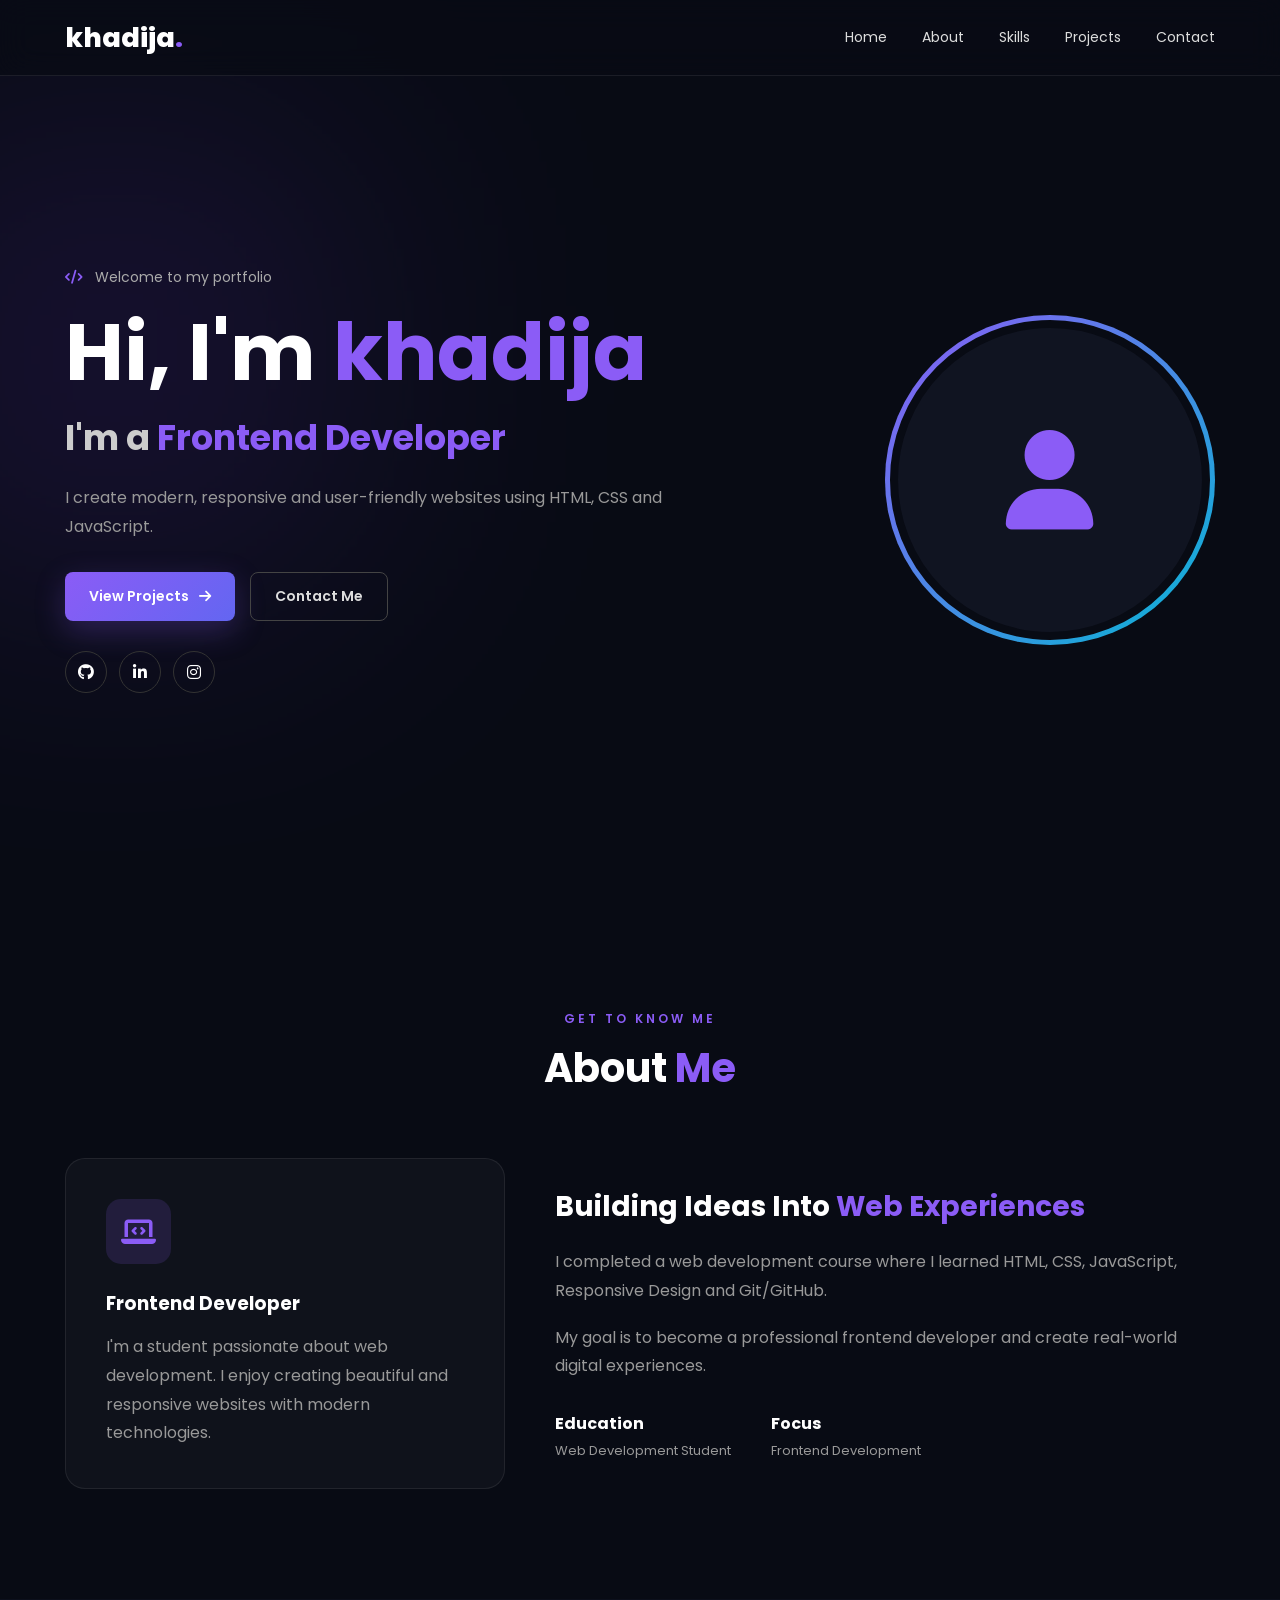
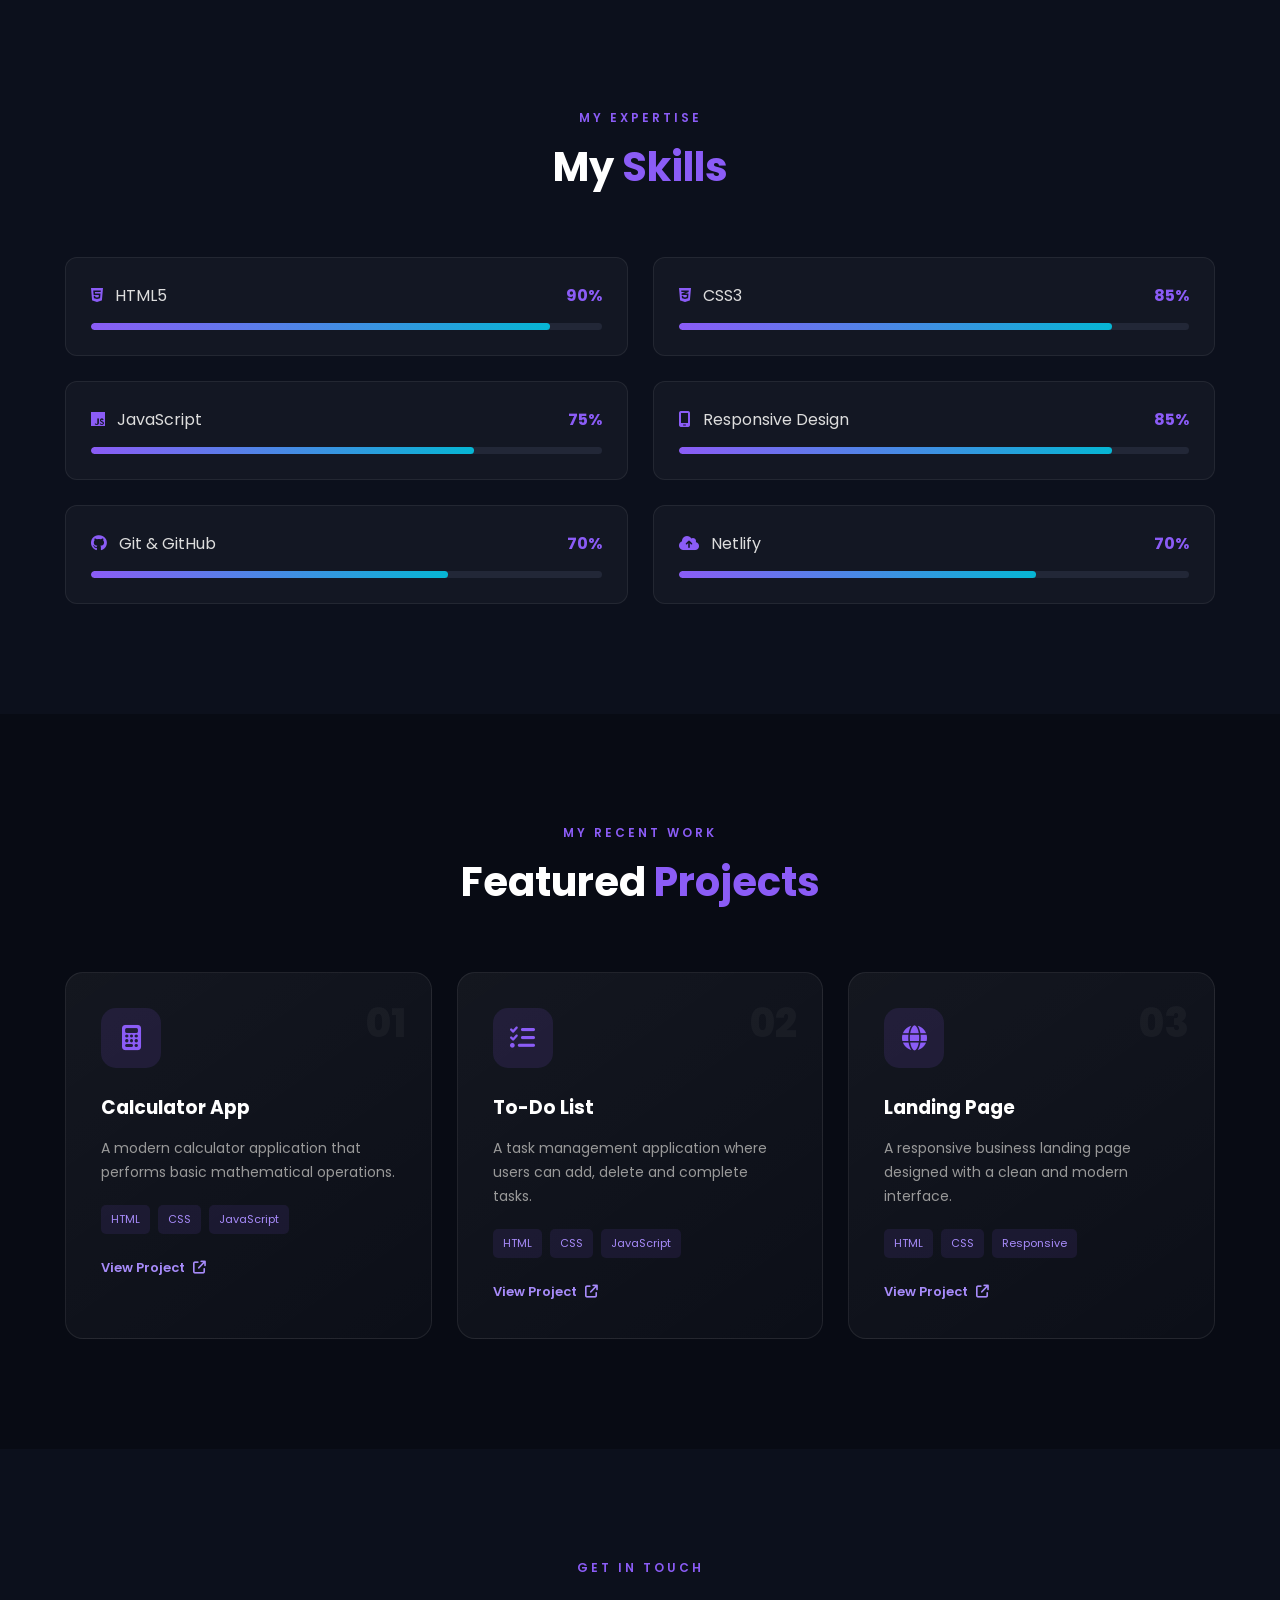
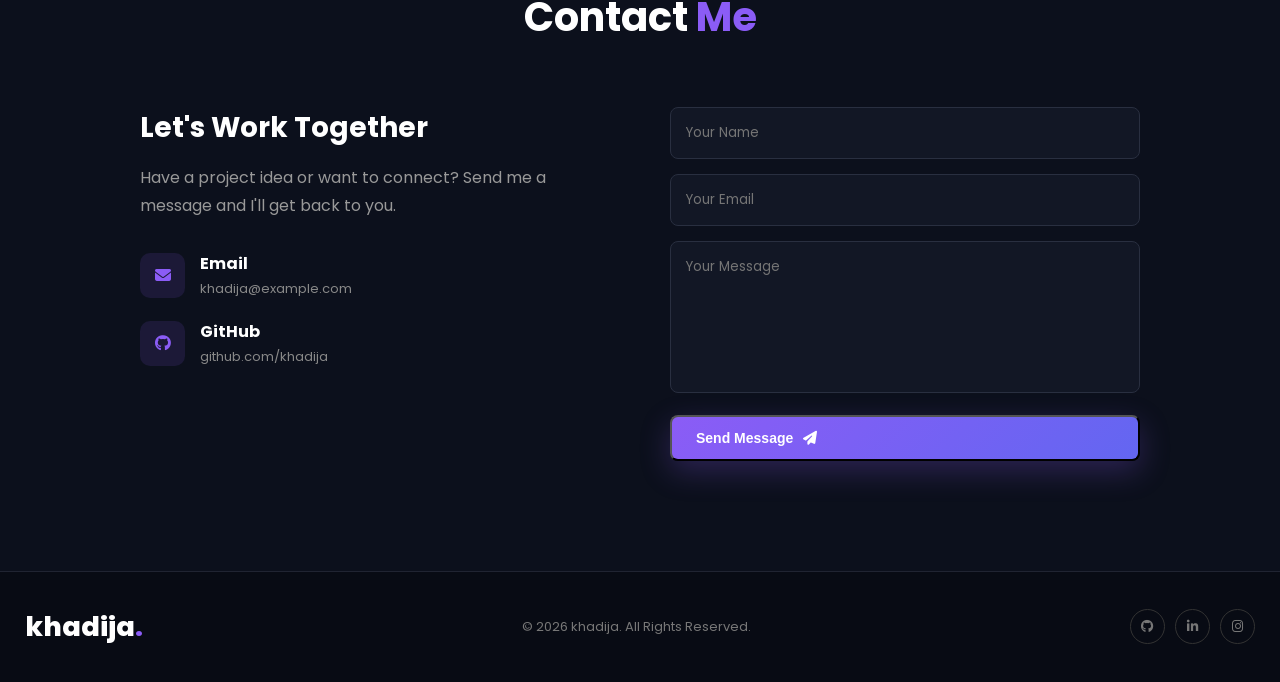
<file: index.html>
<!DOCTYPE html>
<html lang="en">
<head>
    <meta charset="UTF-8">
    <meta name="viewport" content="width=device-width, initial-scale=1.0">

    <title>Iqra | Frontend Developer</title>

    <!-- Google Font -->
    <link rel="preconnect" href="https://fonts.googleapis.com">
    <link rel="preconnect" href="https://fonts.gstatic.com" crossorigin>
    <link href="https://fonts.googleapis.com/css2?family=Poppins:wght@300;400;500;600;700;800&display=swap" rel="stylesheet">

    <!-- Icons -->
    <link rel="stylesheet"
          href="https://cdnjs.cloudflare.com/ajax/libs/font-awesome/6.5.2/css/all.min.css">

    <!-- CSS -->
    <link rel="stylesheet" href="style.css">
</head>

<body>

<!-- ===== NAVBAR ===== -->
<header>
    <nav class="navbar">

        <div class="logo">
            khadija<span>.</span>
        </div>

        <div class="nav-links" id="navLinks">
            <a href="#home">Home</a>
            <a href="#about">About</a>
            <a href="#skills">Skills</a>
            <a href="#projects">Projects</a>
            <a href="#contact">Contact</a>
        </div>

        <div class="menu-btn" id="menuBtn">
            <i class="fas fa-bars"></i>
        </div>

    </nav>
</header>


<!-- ===== HOME ===== -->
<section class="hero" id="home">

    <div class="hero-content reveal">

        <p class="small-title">
            <i class="fas fa-code"></i>
            Welcome to my portfolio
        </p>

        <h1>
            Hi, I'm <span>khadija</span>
        </h1>

        <h2>
            I'm a <span id="typing"></span>
        </h2>

        <p class="hero-text">
            I create modern, responsive and user-friendly websites
            using HTML, CSS and JavaScript.
        </p>

        <div class="hero-buttons">

            <a href="#projects" class="btn primary-btn">
                View Projects
                <i class="fas fa-arrow-right"></i>
            </a>

            <a href="#contact" class="btn secondary-btn">
                Contact Me
            </a>

        </div>

        <div class="social-icons">

            <a href="#" target="_blank">
                <i class="fab fa-github"></i>
            </a>

            <a href="#" target="_blank">
                <i class="fab fa-linkedin-in"></i>
            </a>

            <a href="#" target="_blank">
                <i class="fab fa-instagram"></i>
            </a>

        </div>

    </div>


    <!-- Animated Profile Circle -->
    <div class="hero-image reveal">

        <div class="glow-circle">
            <div class="profile-circle">
                <i class="fas fa-user"></i>
            </div>
        </div>

    </div>

</section>


<!-- ===== ABOUT ===== -->
<section class="section" id="about">

    <div class="section-title reveal">
        <p>GET TO KNOW ME</p>
        <h2>About <span>Me</span></h2>
    </div>

    <div class="about-container">

        <div class="about-card reveal">

            <div class="about-icon">
                <i class="fas fa-laptop-code"></i>
            </div>

            <h3>Frontend Developer</h3>

            <p>
                I'm a student passionate about web development.
                I enjoy creating beautiful and responsive websites
                with modern technologies.
            </p>

        </div>


        <div class="about-text reveal">

            <h3>Building Ideas Into <span>Web Experiences</span></h3>

            <p>
                I completed a web development course where I learned
                HTML, CSS, JavaScript, Responsive Design and Git/GitHub.
            </p>

            <p>
                My goal is to become a professional frontend developer
                and create real-world digital experiences.
            </p>

            <div class="about-info">

                <div>
                    <strong>Education</strong>
                    <span>Web Development Student</span>
                </div>

                <div>
                    <strong>Focus</strong>
                    <span>Frontend Development</span>
                </div>

            </div>

        </div>

    </div>

</section>


<!-- ===== SKILLS ===== -->
<section class="section skills-section" id="skills">

    <div class="section-title reveal">
        <p>MY EXPERTISE</p>
        <h2>My <span>Skills</span></h2>
    </div>

    <div class="skills-container">

        <div class="skill-card reveal">

            <div class="skill-header">
                <span>
                    <i class="fab fa-html5"></i>
                    HTML5
                </span>
                <b>90%</b>
            </div>

            <div class="progress">
                <div class="progress-bar" data-width="90%"></div>
            </div>

        </div>


        <div class="skill-card reveal">

            <div class="skill-header">
                <span>
                    <i class="fab fa-css3-alt"></i>
                    CSS3
                </span>
                <b>85%</b>
            </div>

            <div class="progress">
                <div class="progress-bar" data-width="85%"></div>
            </div>

        </div>


        <div class="skill-card reveal">

            <div class="skill-header">
                <span>
                    <i class="fab fa-js"></i>
                    JavaScript
                </span>
                <b>75%</b>
            </div>

            <div class="progress">
                <div class="progress-bar" data-width="75%"></div>
            </div>

        </div>


        <div class="skill-card reveal">

            <div class="skill-header">
                <span>
                    <i class="fas fa-mobile-screen"></i>
                    Responsive Design
                </span>
                <b>85%</b>
            </div>

            <div class="progress">
                <div class="progress-bar" data-width="85%"></div>
            </div>

        </div>


        <div class="skill-card reveal">

            <div class="skill-header">
                <span>
                    <i class="fab fa-github"></i>
                    Git & GitHub
                </span>
                <b>70%</b>
            </div>

            <div class="progress">
                <div class="progress-bar" data-width="70%"></div>
            </div>

        </div>


        <div class="skill-card reveal">

            <div class="skill-header">
                <span>
                    <i class="fas fa-cloud-arrow-up"></i>
                    Netlify
                </span>
                <b>70%</b>
            </div>

            <div class="progress">
                <div class="progress-bar" data-width="70%"></div>
            </div>

        </div>

    </div>

</section>


<!-- ===== PROJECTS ===== -->
<section class="section" id="projects">

    <div class="section-title reveal">
        <p>MY RECENT WORK</p>
        <h2>Featured <span>Projects</span></h2>
    </div>


    <div class="projects-container">

        <!-- Project 1 -->
        <div class="project-card reveal">

            <div class="project-number">
                01
            </div>

            <div class="project-icon">
                <i class="fas fa-calculator"></i>
            </div>

            <h3>Calculator App</h3>

            <p>
                A modern calculator application that performs
                basic mathematical operations.
            </p>

            <div class="tags">
                <span>HTML</span>
                <span>CSS</span>
                <span>JavaScript</span>
            </div>

            <a href="#" class="project-link">
                View Project
                <i class="fas fa-arrow-up-right-from-square"></i>
            </a>

        </div>


        <!-- Project 2 -->
        <div class="project-card reveal">

            <div class="project-number">
                02
            </div>

            <div class="project-icon">
                <i class="fas fa-list-check"></i>
            </div>

            <h3>To-Do List</h3>

            <p>
                A task management application where users can
                add, delete and complete tasks.
            </p>

            <div class="tags">
                <span>HTML</span>
                <span>CSS</span>
                <span>JavaScript</span>
            </div>

            <a href="#" class="project-link">
                View Project
                <i class="fas fa-arrow-up-right-from-square"></i>
            </a>

        </div>


        <!-- Project 3 -->
        <div class="project-card reveal">

            <div class="project-number">
                03
            </div>

            <div class="project-icon">
                <i class="fas fa-globe"></i>
            </div>

            <h3>Landing Page</h3>

            <p>
                A responsive business landing page designed
                with a clean and modern interface.
            </p>

            <div class="tags">
                <span>HTML</span>
                <span>CSS</span>
                <span>Responsive</span>
            </div>

            <a href="#" class="project-link">
                View Project
                <i class="fas fa-arrow-up-right-from-square"></i>
            </a>

        </div>

    </div>

</section>


<!-- ===== CONTACT ===== -->
<section class="section contact-section" id="contact">

    <div class="section-title reveal">
        <p>GET IN TOUCH</p>
        <h2>Contact <span>Me</span></h2>
    </div>


    <div class="contact-container">

        <div class="contact-info reveal">

            <h3>Let's Work Together</h3>

            <p>
                Have a project idea or want to connect?
                Send me a message and I'll get back to you.
            </p>

            <div class="contact-item">
                <i class="fas fa-envelope"></i>
                <div>
                    <strong>Email</strong>
                    <span>khadija@example.com</span>
                </div>
            </div>

            <div class="contact-item">
                <i class="fab fa-github"></i>
                <div>
                    <strong>GitHub</strong>
                    <span>github.com/khadija</span>
                </div>
            </div>

        </div>


        <form class="contact-form reveal" id="contactForm">

            <div class="input-group">
                <input type="text" id="name" placeholder="Your Name">
            </div>

            <div class="input-group">
                <input type="email" id="email" placeholder="Your Email">
            </div>

            <div class="input-group">
                <textarea id="message" rows="6"
                          placeholder="Your Message"></textarea>
            </div>

            <button type="submit" class="btn primary-btn">
                Send Message
                <i class="fas fa-paper-plane"></i>
            </button>

        </form>

    </div>

</section>


<!-- ===== FOOTER ===== -->
<footer>

    <div class="logo">
        khadija<span>.</span>
    </div>

    <p>
        © 2026 khadija. All Rights Reserved.
    </p>

    <div class="footer-social">

        <a href="#">
            <i class="fab fa-github"></i>
        </a>

        <a href="#">
            <i class="fab fa-linkedin-in"></i>
        </a>

        <a href="#">
            <i class="fab fa-instagram"></i>
        </a>

    </div>

</footer>


<!-- ===== BACK TO TOP ===== -->
<button id="topBtn">
    <i class="fas fa-arrow-up"></i>
</button>


<!-- JavaScript -->
<script src="script.js"></script>
</body>
</html>
</file>
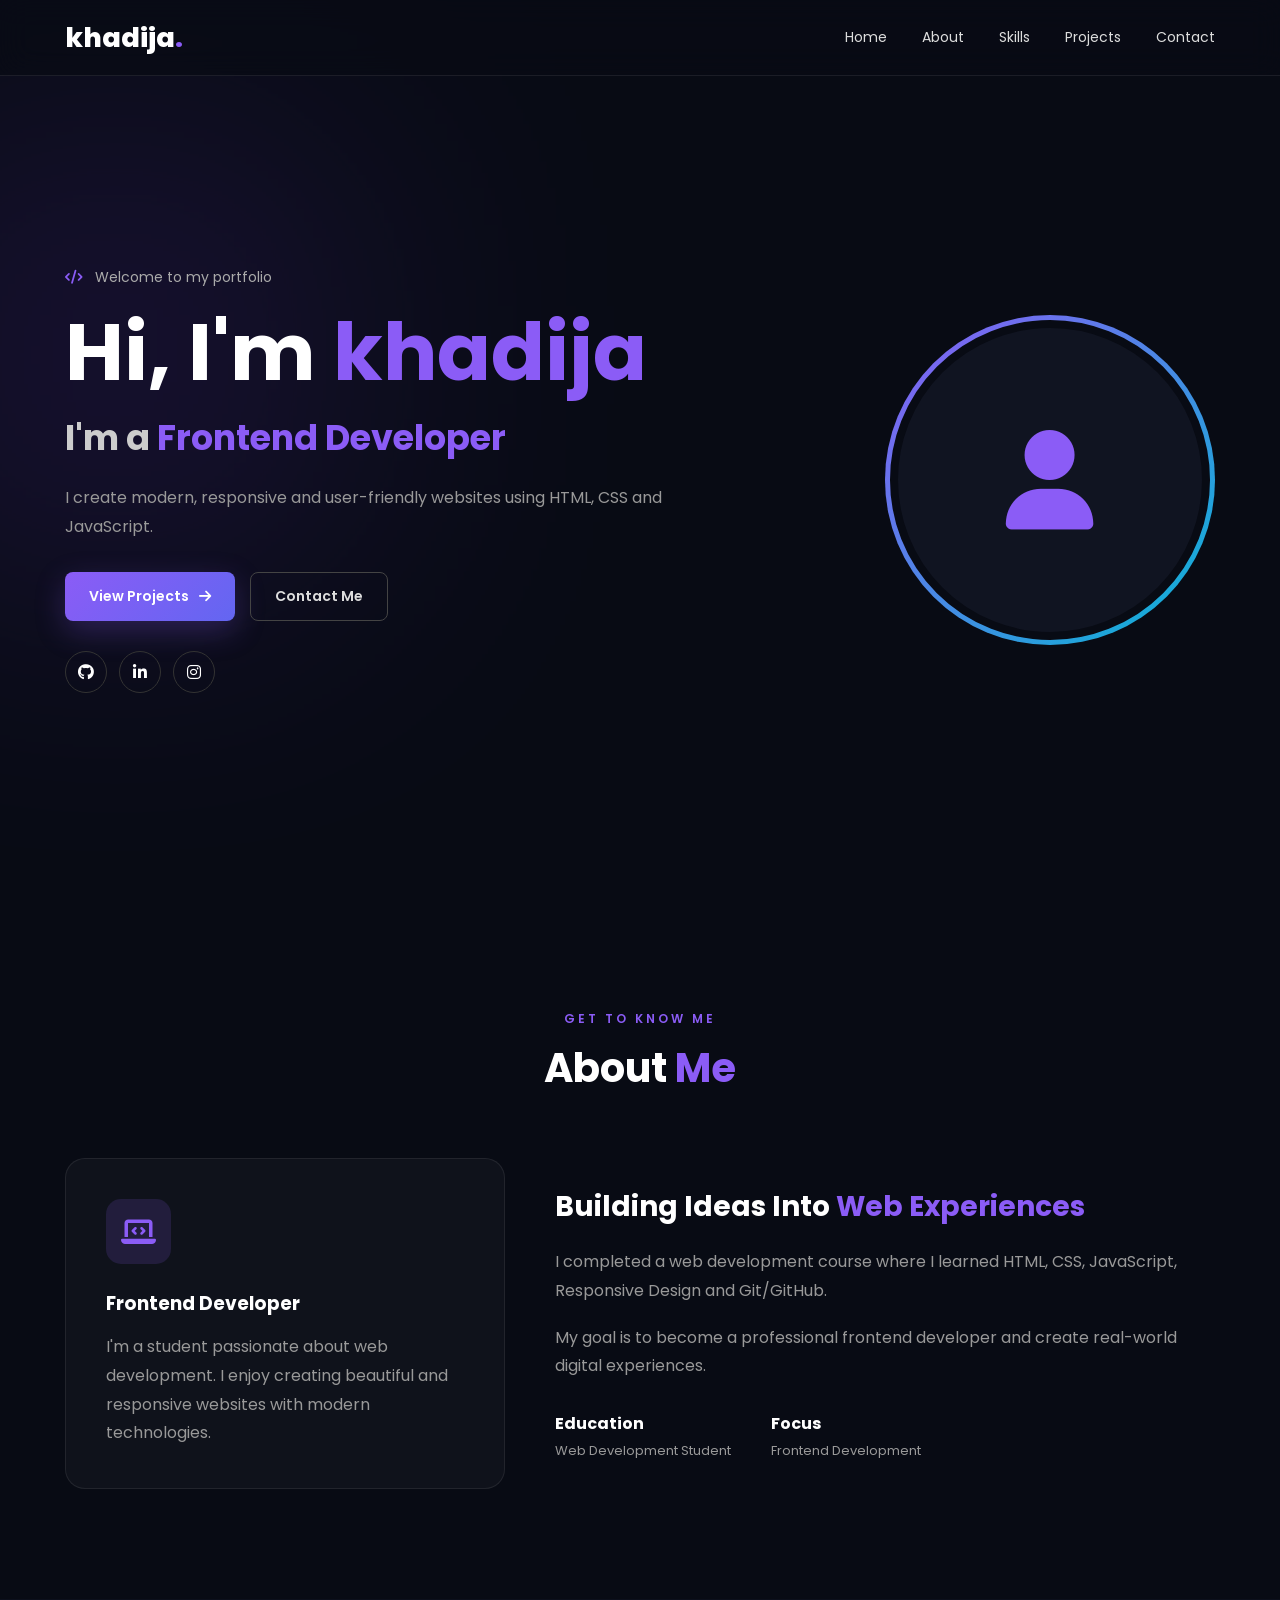
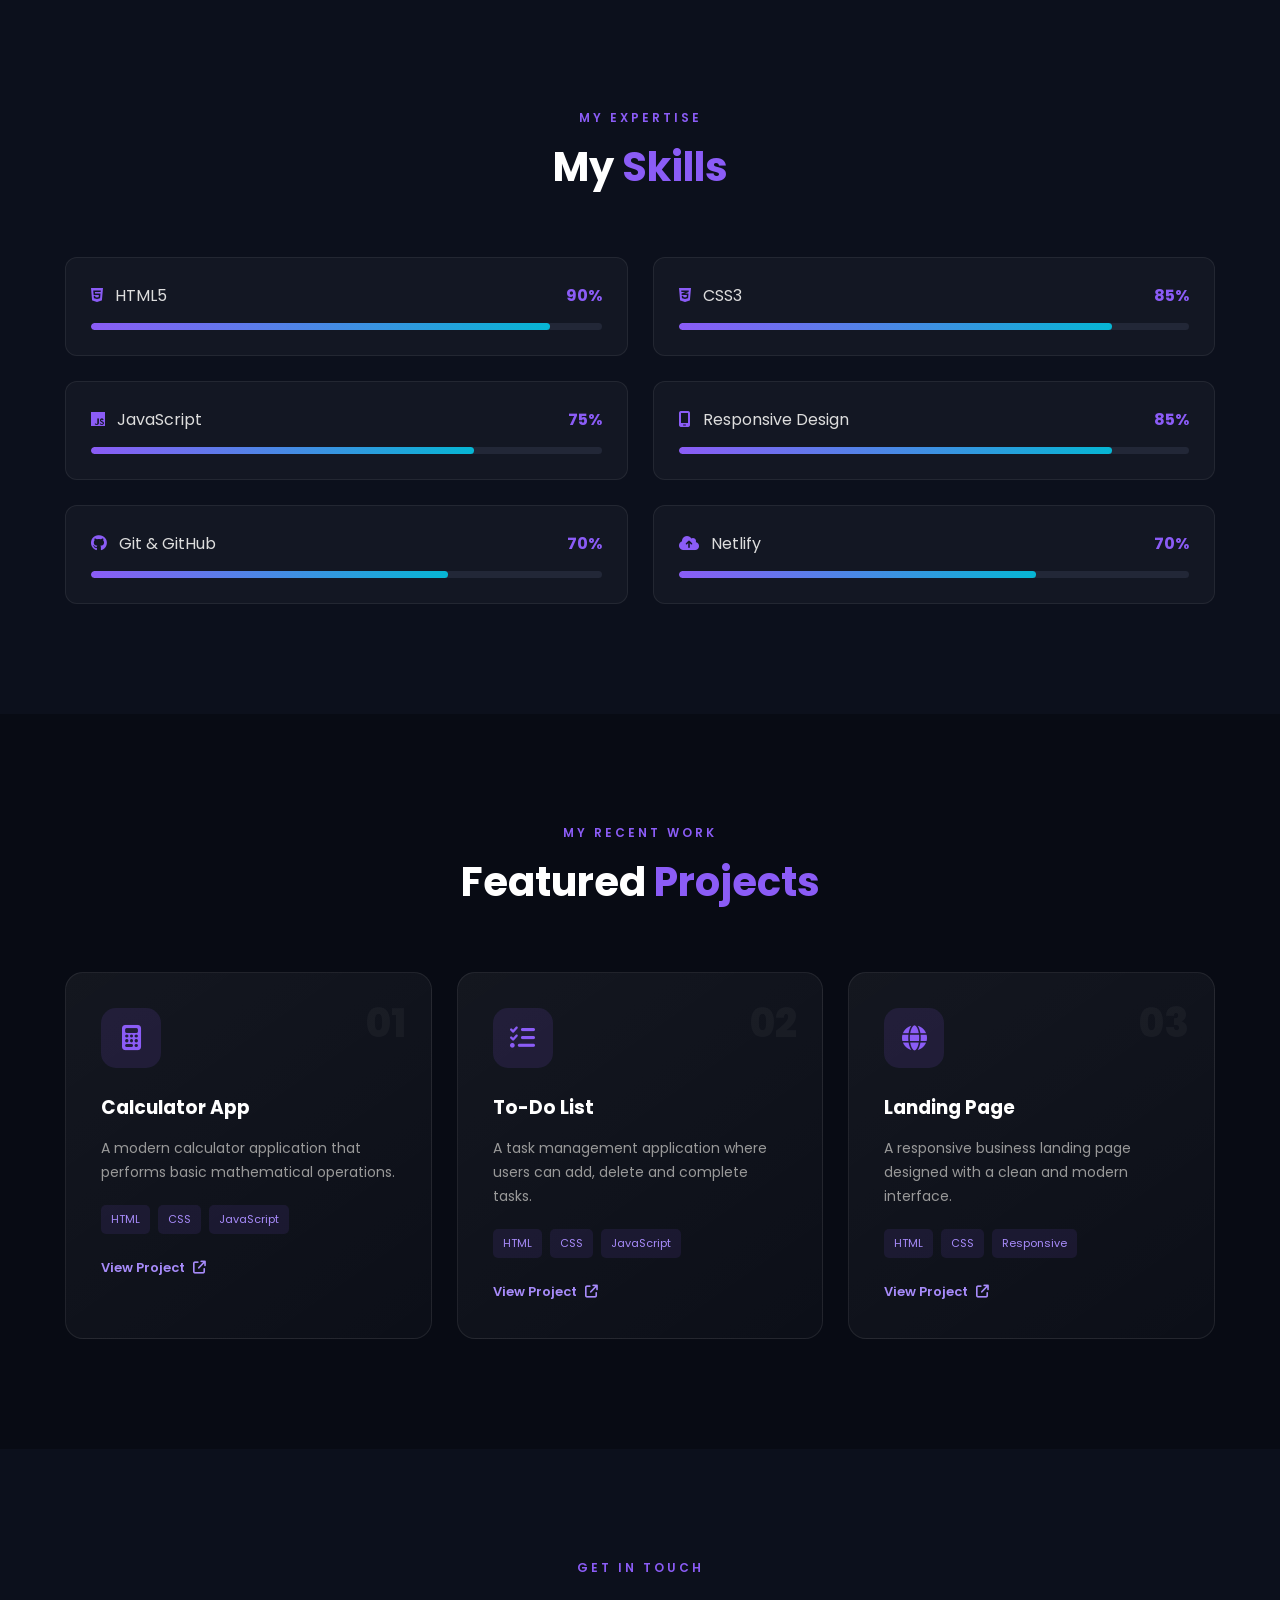
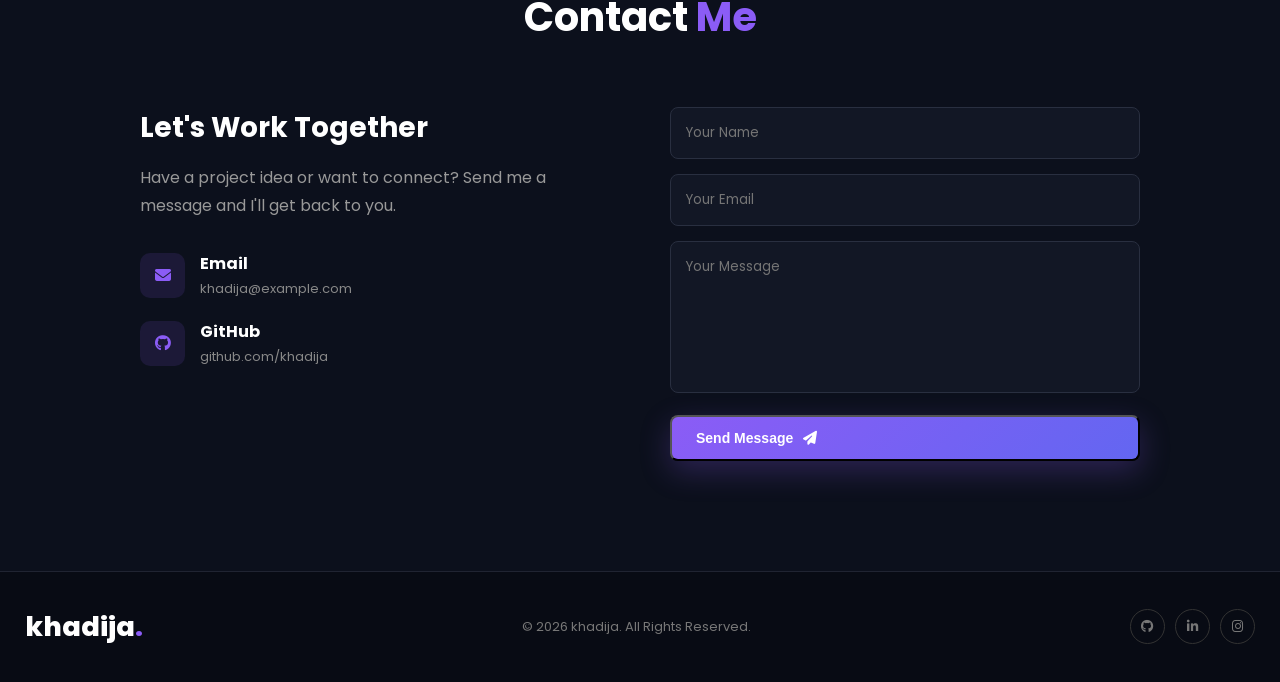
<file: style.html>
<!DOCTYPE html>
<html lang="en">
<head>
    <meta charset="UTF-8">
    <meta name="viewport" content="width=device-width, initial-scale=1.0">

    <title>Iqra | Frontend Developer</title>

    <!-- Google Font -->
    <link rel="preconnect" href="https://fonts.googleapis.com">
    <link rel="preconnect" href="https://fonts.gstatic.com" crossorigin>
    <link href="https://fonts.googleapis.com/css2?family=Poppins:wght@300;400;500;600;700;800&display=swap" rel="stylesheet">

    <!-- Icons -->
    <link rel="stylesheet"
          href="https://cdnjs.cloudflare.com/ajax/libs/font-awesome/6.5.2/css/all.min.css">

    <!-- CSS -->
    <link rel="stylesheet" href="style.css">
</head>

<body>

<!-- ===== NAVBAR ===== -->
<header>
    <nav class="navbar">

        <div class="logo">
            khadija<span>.</span>
        </div>

        <div class="nav-links" id="navLinks">
            <a href="#home">Home</a>
            <a href="#about">About</a>
            <a href="#skills">Skills</a>
            <a href="#projects">Projects</a>
            <a href="#contact">Contact</a>
        </div>

        <div class="menu-btn" id="menuBtn">
            <i class="fas fa-bars"></i>
        </div>

    </nav>
</header>


<!-- ===== HOME ===== -->
<section class="hero" id="home">

    <div class="hero-content reveal">

        <p class="small-title">
            <i class="fas fa-code"></i>
            Welcome to my portfolio
        </p>

        <h1>
            Hi, I'm <span>khadija</span>
        </h1>

        <h2>
            I'm a <span id="typing"></span>
        </h2>

        <p class="hero-text">
            I create modern, responsive and user-friendly websites
            using HTML, CSS and JavaScript.
        </p>

        <div class="hero-buttons">

            <a href="#projects" class="btn primary-btn">
                View Projects
                <i class="fas fa-arrow-right"></i>
            </a>

            <a href="#contact" class="btn secondary-btn">
                Contact Me
            </a>

        </div>

        <div class="social-icons">

            <a href="#" target="_blank">
                <i class="fab fa-github"></i>
            </a>

            <a href="#" target="_blank">
                <i class="fab fa-linkedin-in"></i>
            </a>

            <a href="#" target="_blank">
                <i class="fab fa-instagram"></i>
            </a>

        </div>

    </div>


    <!-- Animated Profile Circle -->
    <div class="hero-image reveal">

        <div class="glow-circle">
            <div class="profile-circle">
                <i class="fas fa-user"></i>
            </div>
        </div>

    </div>

</section>


<!-- ===== ABOUT ===== -->
<section class="section" id="about">

    <div class="section-title reveal">
        <p>GET TO KNOW ME</p>
        <h2>About <span>Me</span></h2>
    </div>

    <div class="about-container">

        <div class="about-card reveal">

            <div class="about-icon">
                <i class="fas fa-laptop-code"></i>
            </div>

            <h3>Frontend Developer</h3>

            <p>
                I'm a student passionate about web development.
                I enjoy creating beautiful and responsive websites
                with modern technologies.
            </p>

        </div>


        <div class="about-text reveal">

            <h3>Building Ideas Into <span>Web Experiences</span></h3>

            <p>
                I completed a web development course where I learned
                HTML, CSS, JavaScript, Responsive Design and Git/GitHub.
            </p>

            <p>
                My goal is to become a professional frontend developer
                and create real-world digital experiences.
            </p>

            <div class="about-info">

                <div>
                    <strong>Education</strong>
                    <span>Web Development Student</span>
                </div>

                <div>
                    <strong>Focus</strong>
                    <span>Frontend Development</span>
                </div>

            </div>

        </div>

    </div>

</section>


<!-- ===== SKILLS ===== -->
<section class="section skills-section" id="skills">

    <div class="section-title reveal">
        <p>MY EXPERTISE</p>
        <h2>My <span>Skills</span></h2>
    </div>

    <div class="skills-container">

        <div class="skill-card reveal">

            <div class="skill-header">
                <span>
                    <i class="fab fa-html5"></i>
                    HTML5
                </span>
                <b>90%</b>
            </div>

            <div class="progress">
                <div class="progress-bar" data-width="90%"></div>
            </div>

        </div>


        <div class="skill-card reveal">

            <div class="skill-header">
                <span>
                    <i class="fab fa-css3-alt"></i>
                    CSS3
                </span>
                <b>85%</b>
            </div>

            <div class="progress">
                <div class="progress-bar" data-width="85%"></div>
            </div>

        </div>


        <div class="skill-card reveal">

            <div class="skill-header">
                <span>
                    <i class="fab fa-js"></i>
                    JavaScript
                </span>
                <b>75%</b>
            </div>

            <div class="progress">
                <div class="progress-bar" data-width="75%"></div>
            </div>

        </div>


        <div class="skill-card reveal">

            <div class="skill-header">
                <span>
                    <i class="fas fa-mobile-screen"></i>
                    Responsive Design
                </span>
                <b>85%</b>
            </div>

            <div class="progress">
                <div class="progress-bar" data-width="85%"></div>
            </div>

        </div>


        <div class="skill-card reveal">

            <div class="skill-header">
                <span>
                    <i class="fab fa-github"></i>
                    Git & GitHub
                </span>
                <b>70%</b>
            </div>

            <div class="progress">
                <div class="progress-bar" data-width="70%"></div>
            </div>

        </div>


        <div class="skill-card reveal">

            <div class="skill-header">
                <span>
                    <i class="fas fa-cloud-arrow-up"></i>
                    Netlify
                </span>
                <b>70%</b>
            </div>

            <div class="progress">
                <div class="progress-bar" data-width="70%"></div>
            </div>

        </div>

    </div>

</section>


<!-- ===== PROJECTS ===== -->
<section class="section" id="projects">

    <div class="section-title reveal">
        <p>MY RECENT WORK</p>
        <h2>Featured <span>Projects</span></h2>
    </div>


    <div class="projects-container">

        <!-- Project 1 -->
        <div class="project-card reveal">

            <div class="project-number">
                01
            </div>

            <div class="project-icon">
                <i class="fas fa-calculator"></i>
            </div>

            <h3>Calculator App</h3>

            <p>
                A modern calculator application that performs
                basic mathematical operations.
            </p>

            <div class="tags">
                <span>HTML</span>
                <span>CSS</span>
                <span>JavaScript</span>
            </div>

            <a href="#" class="project-link">
                View Project
                <i class="fas fa-arrow-up-right-from-square"></i>
            </a>

        </div>


        <!-- Project 2 -->
        <div class="project-card reveal">

            <div class="project-number">
                02
            </div>

            <div class="project-icon">
                <i class="fas fa-list-check"></i>
            </div>

            <h3>To-Do List</h3>

            <p>
                A task management application where users can
                add, delete and complete tasks.
            </p>

            <div class="tags">
                <span>HTML</span>
                <span>CSS</span>
                <span>JavaScript</span>
            </div>

            <a href="#" class="project-link">
                View Project
                <i class="fas fa-arrow-up-right-from-square"></i>
            </a>

        </div>


        <!-- Project 3 -->
        <div class="project-card reveal">

            <div class="project-number">
                03
            </div>

            <div class="project-icon">
                <i class="fas fa-globe"></i>
            </div>

            <h3>Landing Page</h3>

            <p>
                A responsive business landing page designed
                with a clean and modern interface.
            </p>

            <div class="tags">
                <span>HTML</span>
                <span>CSS</span>
                <span>Responsive</span>
            </div>

            <a href="#" class="project-link">
                View Project
                <i class="fas fa-arrow-up-right-from-square"></i>
            </a>

        </div>

    </div>

</section>


<!-- ===== CONTACT ===== -->
<section class="section contact-section" id="contact">

    <div class="section-title reveal">
        <p>GET IN TOUCH</p>
        <h2>Contact <span>Me</span></h2>
    </div>


    <div class="contact-container">

        <div class="contact-info reveal">

            <h3>Let's Work Together</h3>

            <p>
                Have a project idea or want to connect?
                Send me a message and I'll get back to you.
            </p>

            <div class="contact-item">
                <i class="fas fa-envelope"></i>
                <div>
                    <strong>Email</strong>
                    <span>khadija@example.com</span>
                </div>
            </div>

            <div class="contact-item">
                <i class="fab fa-github"></i>
                <div>
                    <strong>GitHub</strong>
                    <span>github.com/khadija</span>
                </div>
            </div>

        </div>


        <form class="contact-form reveal" id="contactForm">

            <div class="input-group">
                <input type="text" id="name" placeholder="Your Name">
            </div>

            <div class="input-group">
                <input type="email" id="email" placeholder="Your Email">
            </div>

            <div class="input-group">
                <textarea id="message" rows="6"
                          placeholder="Your Message"></textarea>
            </div>

            <button type="submit" class="btn primary-btn">
                Send Message
                <i class="fas fa-paper-plane"></i>
            </button>

        </form>

    </div>

</section>


<!-- ===== FOOTER ===== -->
<footer>

    <div class="logo">
        khadija<span>.</span>
    </div>

    <p>
        © 2026 khadija. All Rights Reserved.
    </p>

    <div class="footer-social">

        <a href="#">
            <i class="fab fa-github"></i>
        </a>

        <a href="#">
            <i class="fab fa-linkedin-in"></i>
        </a>

        <a href="#">
            <i class="fab fa-instagram"></i>
        </a>

    </div>

</footer>


<!-- ===== BACK TO TOP ===== -->
<button id="topBtn">
    <i class="fas fa-arrow-up"></i>
</button>


<!-- JavaScript -->
<script src="style.js"></script>
</body>
</html>
</file>
<file: style.css>
/* =========================
   GLOBAL
========================= */

* {
    margin: 0;
    padding: 0;
    box-sizing: border-box;
}

html {
    scroll-behavior: smooth;
}

body {
    font-family: "Poppins", sans-serif;
    background: #080b14;
    color: #fff;
    overflow-x: hidden;
}

a {
    text-decoration: none;
    color: inherit;
}

span {
    color: #8b5cf6;
}


/* =========================
   NAVBAR
========================= */

header {
    position: fixed;
    width: 100%;
    top: 0;
    z-index: 1000;
    background: rgba(8, 11, 20, 0.75);
    backdrop-filter: blur(15px);
    border-bottom: 1px solid rgba(255,255,255,0.08);
}

.navbar {
    max-width: 1200px;
    margin: auto;
    height: 75px;
    padding: 0 25px;

    display: flex;
    align-items: center;
    justify-content: space-between;
}

.logo {
    font-size: 27px;
    font-weight: 800;
    color: white;
}

.logo span {
    color: #8b5cf6;
}

.nav-links {
    display: flex;
    gap: 35px;
}

.nav-links a {
    color: #ddd;
    font-size: 14px;
    transition: 0.3s;
    position: relative;
}

.nav-links a:hover {
    color: #8b5cf6;
}

.nav-links a::after {
    content: "";
    position: absolute;
    width: 0;
    height: 2px;
    left: 0;
    bottom: -7px;
    background: #8b5cf6;
    transition: 0.3s;
}

.nav-links a:hover::after {
    width: 100%;
}

.menu-btn {
    display: none;
    font-size: 25px;
    cursor: pointer;
}


/* =========================
   HERO
========================= */

.hero {
    min-height: 100vh;
    max-width: 1200px;
    margin: auto;

    padding: 140px 25px 80px;

    display: flex;
    align-items: center;
    justify-content: space-between;
    gap: 50px;

    position: relative;
}

.hero::before {
    content: "";
    position: absolute;
    width: 350px;
    height: 350px;
    background: #7c3aed;
    filter: blur(150px);
    opacity: 0.25;
    top: 20%;
    left: -100px;
    z-index: -1;
}

.hero-content {
    max-width: 650px;
}

.small-title {
    color: #aaa;
    font-size: 14px;
    margin-bottom: 20px;
}

.small-title i {
    color: #8b5cf6;
    margin-right: 8px;
}

.hero h1 {
    font-size: clamp(45px, 7vw, 80px);
    line-height: 1.1;
    margin-bottom: 15px;
}

.hero h2 {
    font-size: clamp(22px, 4vw, 35px);
    color: #ccc;
    margin-bottom: 20px;
}

.hero-text {
    color: #999;
    line-height: 1.8;
    max-width: 600px;
}

.hero-buttons {
    display: flex;
    gap: 15px;
    margin-top: 30px;
}

.btn {
    display: inline-flex;
    align-items: center;
    gap: 10px;

    padding: 13px 24px;
    border-radius: 8px;

    font-size: 14px;
    font-weight: 600;

    transition: 0.3s;
}

.primary-btn {
    background: linear-gradient(135deg, #8b5cf6, #6366f1);
    color: white;
    box-shadow: 0 10px 30px rgba(139,92,246,0.25);
}

.primary-btn:hover {
    transform: translateY(-4px);
    box-shadow: 0 15px 35px rgba(139,92,246,0.4);
}

.secondary-btn {
    border: 1px solid #444;
    color: #ddd;
}

.secondary-btn:hover {
    border-color: #8b5cf6;
    color: #8b5cf6;
    transform: translateY(-4px);
}

.social-icons {
    display: flex;
    gap: 12px;
    margin-top: 30px;
}

.social-icons a,
.footer-social a {
    width: 42px;
    height: 42px;

    border: 1px solid #333;
    border-radius: 50%;

    display: flex;
    align-items: center;
    justify-content: center;

    transition: 0.3s;
}

.social-icons a:hover,
.footer-social a:hover {
    background: #8b5cf6;
    border-color: #8b5cf6;
    transform: translateY(-5px);
}


/* Profile */

.hero-image {
    display: flex;
    justify-content: center;
    align-items: center;
}

.glow-circle {
    width: 330px;
    height: 330px;

    border-radius: 50%;

    background: linear-gradient(
        135deg,
        #8b5cf6,
        #06b6d4
    );

    padding: 5px;

    animation: floating 4s ease-in-out infinite;
}

.profile-circle {
    width: 100%;
    height: 100%;

    border-radius: 50%;

    background: #101421;

    display: flex;
    align-items: center;
    justify-content: center;

    font-size: 100px;
    color: #8b5cf6;

    border: 8px solid #080b14;
}

@keyframes floating {
    0%,100% {
        transform: translateY(0);
    }

    50% {
        transform: translateY(-18px);
    }
}


/* =========================
   SECTIONS
========================= */

.section {
    max-width: 1200px;
    margin: auto;
    padding: 110px 25px;
}

.section-title {
    text-align: center;
    margin-bottom: 60px;
}

.section-title p {
    color: #8b5cf6;
    font-size: 12px;
    font-weight: 600;
    letter-spacing: 3px;
    margin-bottom: 10px;
}

.section-title h2 {
    font-size: 40px;
}


/* =========================
   ABOUT
========================= */

.about-container {
    display: grid;
    grid-template-columns: 1fr 1.5fr;
    gap: 50px;
    align-items: center;
}

.about-card {
    padding: 40px;

    background: rgba(255,255,255,0.03);
    border: 1px solid rgba(255,255,255,0.08);
    border-radius: 20px;

    transition: 0.4s;
}

.about-card:hover {
    transform: translateY(-8px);
    border-color: #8b5cf6;
}

.about-icon {
    width: 65px;
    height: 65px;

    background: rgba(139,92,246,0.15);
    color: #8b5cf6;

    display: flex;
    align-items: center;
    justify-content: center;

    border-radius: 15px;

    font-size: 28px;
    margin-bottom: 25px;
}

.about-card h3 {
    margin-bottom: 15px;
}

.about-card p,
.about-text p {
    color: #999;
    line-height: 1.8;
}

.about-text h3 {
    font-size: 28px;
    margin-bottom: 20px;
}

.about-text p {
    margin-bottom: 18px;
}

.about-info {
    display: flex;
    gap: 40px;
    margin-top: 30px;
}

.about-info div {
    display: flex;
    flex-direction: column;
    gap: 5px;
}

.about-info span {
    color: #999;
    font-size: 13px;
}


/* =========================
   SKILLS
========================= */

.skills-section {
    background: #0c101c;
    max-width: 100%;
    padding-left: max(25px, calc((100% - 1150px) / 2));
    padding-right: max(25px, calc((100% - 1150px) / 2));
}

.skills-container {
    display: grid;
    grid-template-columns: 1fr 1fr;
    gap: 25px;
}

.skill-card {
    background: rgba(255,255,255,0.03);
    padding: 25px;
    border: 1px solid rgba(255,255,255,0.07);
    border-radius: 12px;
}

.skill-header {
    display: flex;
    justify-content: space-between;
    margin-bottom: 15px;
}

.skill-header span {
    color: #ddd;
}

.skill-header i {
    color: #8b5cf6;
    margin-right: 8px;
}

.skill-header b {
    color: #8b5cf6;
}

.progress {
    height: 7px;
    background: #222737;
    border-radius: 20px;
    overflow: hidden;
}

.progress-bar {
    height: 100%;
    width: 0;
    background: linear-gradient(90deg, #8b5cf6, #06b6d4);
    border-radius: 20px;

    transition: width 1.5s ease;
}


/* =========================
   PROJECTS
========================= */

.projects-container {
    display: grid;
    grid-template-columns: repeat(3, 1fr);
    gap: 25px;
}

.project-card {
    position: relative;
    overflow: hidden;

    padding: 35px;

    background: linear-gradient(
        145deg,
        rgba(255,255,255,0.05),
        rgba(255,255,255,0.02)
    );

    border: 1px solid rgba(255,255,255,0.08);
    border-radius: 18px;

    transition: 0.4s;
}

.project-card:hover {
    transform: translateY(-12px);
    border-color: #8b5cf6;
    box-shadow: 0 20px 50px rgba(0,0,0,0.3);
}

.project-number {
    position: absolute;
    right: 25px;
    top: 20px;

    font-size: 40px;
    font-weight: 800;

    color: rgba(255,255,255,0.04);
}

.project-icon {
    width: 60px;
    height: 60px;

    display: flex;
    align-items: center;
    justify-content: center;

    background: rgba(139,92,246,0.12);
    color: #8b5cf6;

    border-radius: 15px;

    font-size: 25px;
    margin-bottom: 25px;
}

.project-card h3 {
    margin-bottom: 15px;
}

.project-card p {
    color: #999;
    line-height: 1.7;
    font-size: 14px;
}

.tags {
    display: flex;
    gap: 8px;
    flex-wrap: wrap;
    margin: 20px 0;
}

.tags span {
    padding: 6px 10px;
    background: rgba(139,92,246,0.1);
    border-radius: 5px;
    font-size: 11px;
    color: #a78bfa;
}

.project-link {
    color: #a78bfa;
    font-size: 13px;
    font-weight: 600;
}

.project-link i {
    margin-left: 5px;
}


/* =========================
   CONTACT
========================= */

.contact-section {
    background: #0c101c;
    max-width: 100%;
    padding-left: max(25px, calc((100% - 1150px) / 2));
    padding-right: max(25px, calc((100% - 1150px) / 2));
}

.contact-container {
    max-width: 1000px;
    margin: auto;

    display: grid;
    grid-template-columns: 1fr 1fr;
    gap: 60px;
}

.contact-info h3 {
    font-size: 28px;
    margin-bottom: 15px;
}

.contact-info > p {
    color: #999;
    line-height: 1.8;
    margin-bottom: 30px;
}

.contact-item {
    display: flex;
    align-items: center;
    gap: 15px;
    margin-bottom: 20px;
}

.contact-item > i {
    width: 45px;
    height: 45px;

    display: flex;
    align-items: center;
    justify-content: center;

    border-radius: 10px;

    background: rgba(139,92,246,0.12);
    color: #8b5cf6;
}

.contact-item div {
    display: flex;
    flex-direction: column;
    gap: 3px;
}

.contact-item span {
    color: #888;
    font-size: 13px;
}

.contact-form {
    display: flex;
    flex-direction: column;
    gap: 15px;
}

.input-group input,
.input-group textarea {
    width: 100%;

    padding: 15px;

    background: #121725;
    color: white;

    border: 1px solid #292f40;
    border-radius: 8px;

    outline: none;

    font-family: inherit;

    transition: 0.3s;
}

.input-group input:focus,
.input-group textarea:focus {
    border-color: #8b5cf6;
    box-shadow: 0 0 20px rgba(139,92,246,0.1);
}

.input-group textarea {
    resize: none;
}


/* =========================
   FOOTER
========================= */

footer {
    padding: 35px 25px;

    display: flex;
    justify-content: space-between;
    align-items: center;

    border-top: 1px solid #202432;

    color: #777;
}

footer p {
    font-size: 13px;
}

.footer-social {
    display: flex;
    gap: 10px;
}

.footer-social a {
    width: 35px;
    height: 35px;
    font-size: 13px;
}


/* =========================
   BACK TO TOP
========================= */

#topBtn {
    position: fixed;
    right: 25px;
    bottom: 25px;

    width: 45px;
    height: 45px;

    border: none;
    border-radius: 10px;

    background: #8b5cf6;
    color: white;

    cursor: pointer;

    opacity: 0;
    visibility: hidden;

    transition: 0.3s;
}

#topBtn.show {
    opacity: 1;
    visibility: visible;
}


/* =========================
   SCROLL ANIMATION
========================= */

.reveal {
    opacity: 0;
    transform: translateY(40px);
    transition: 0.8s ease;
}

.reveal.active {
    opacity: 1;
    transform: translateY(0);
}


/* =========================
   RESPONSIVE
========================= */

@media(max-width: 900px) {

    .hero {
        flex-direction: column;
        text-align: center;
        justify-content: center;
    }

    .hero-text {
        margin: auto;
    }

    .hero-buttons,
    .social-icons {
        justify-content: center;
    }

    .glow-circle {
        width: 260px;
        height: 260px;
    }

    .about-container {
        grid-template-columns: 1fr;
    }

    .projects-container {
        grid-template-columns: 1fr 1fr;
    }

    .contact-container {
        grid-template-columns: 1fr;
    }
}


@media(max-width: 650px) {

    .menu-btn {
        display: block;
    }

    .nav-links {
        position: absolute;
        top: 75px;
        left: 0;

        width: 100%;

        display: none;
        flex-direction: column;

        padding: 25px;

        background: #0c101c;
        border-bottom: 1px solid #222;
    }

    .nav-links.active {
        display: flex;
    }

    .skills-container,
    .projects-container {
        grid-template-columns: 1fr;
    }

    .hero h1 {
        font-size: 45px;
    }

    .hero-buttons {
        flex-direction: column;
    }

    .hero-buttons .btn {
        justify-content: center;
    }

    .about-info {
        flex-direction: column;
        gap: 20px;
    }

    footer {
        flex-direction: column;
        gap: 20px;
        text-align: center;
    }
}
</file>
